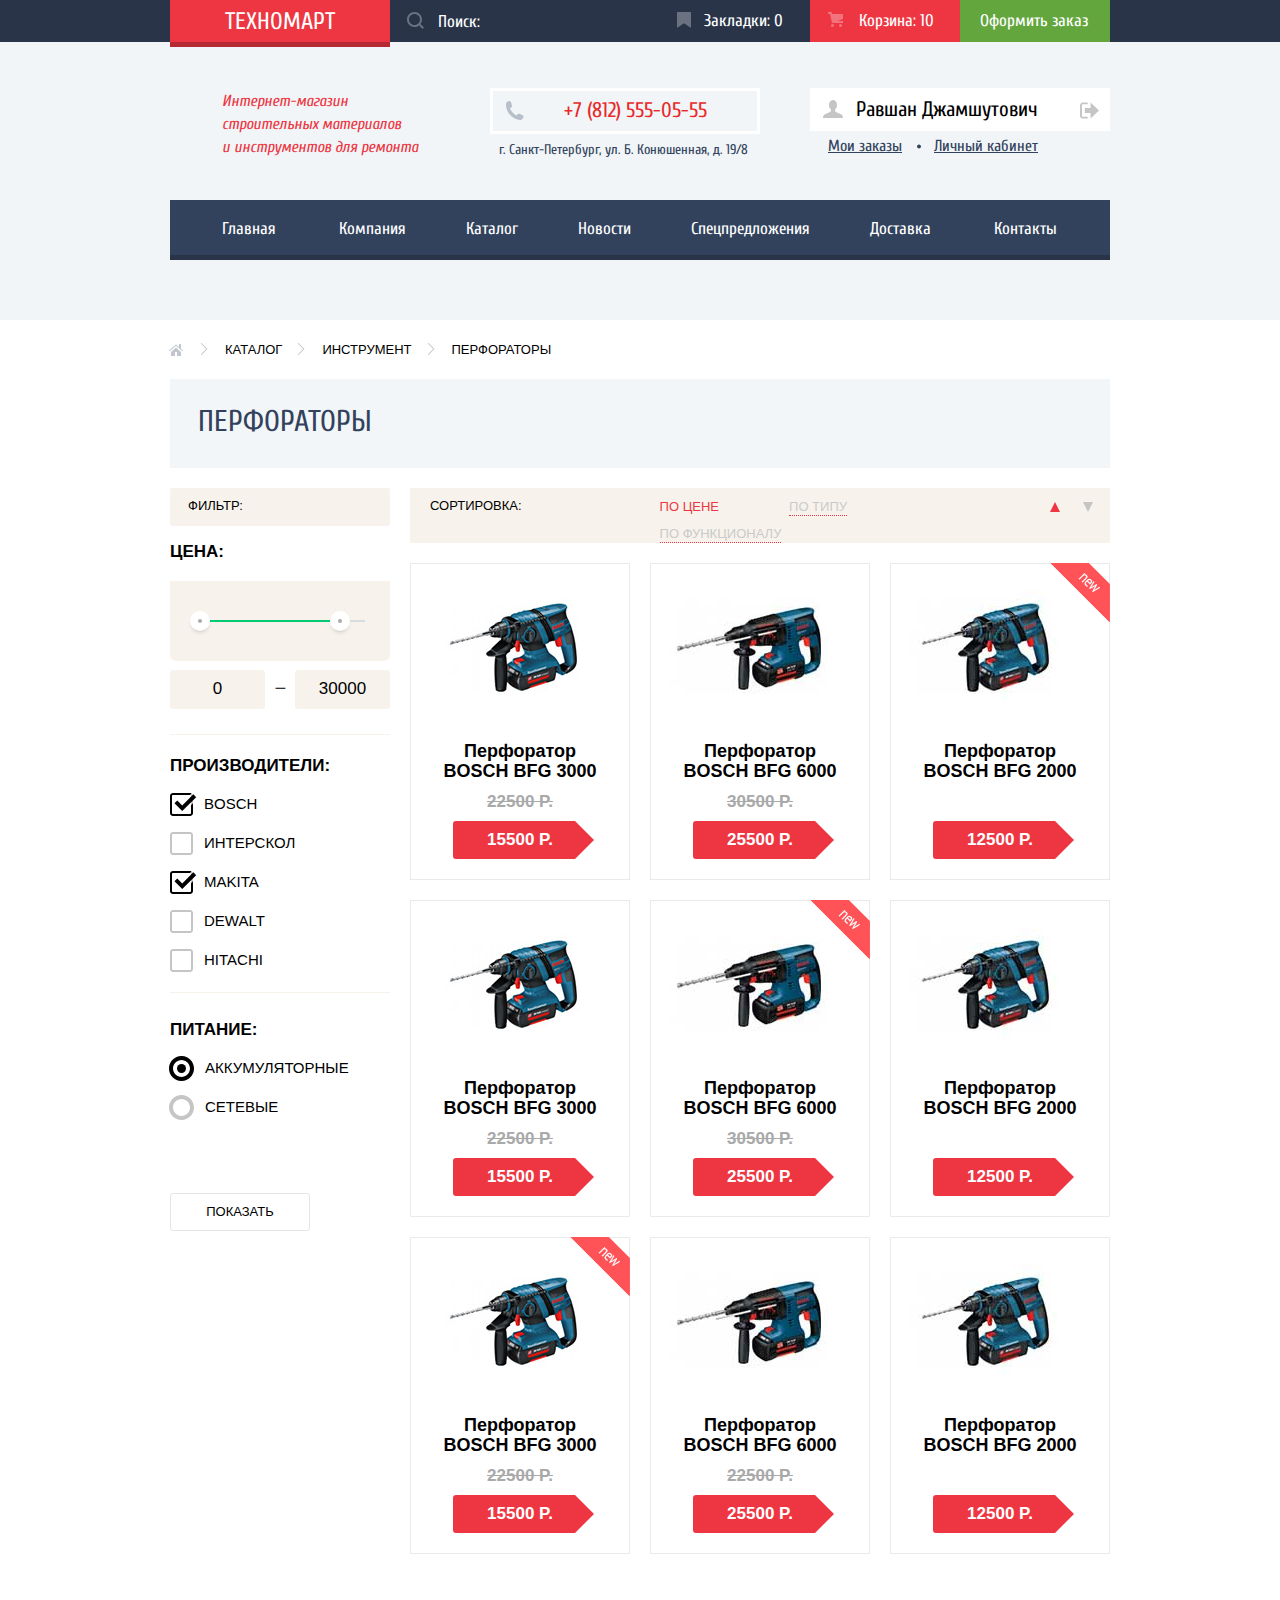
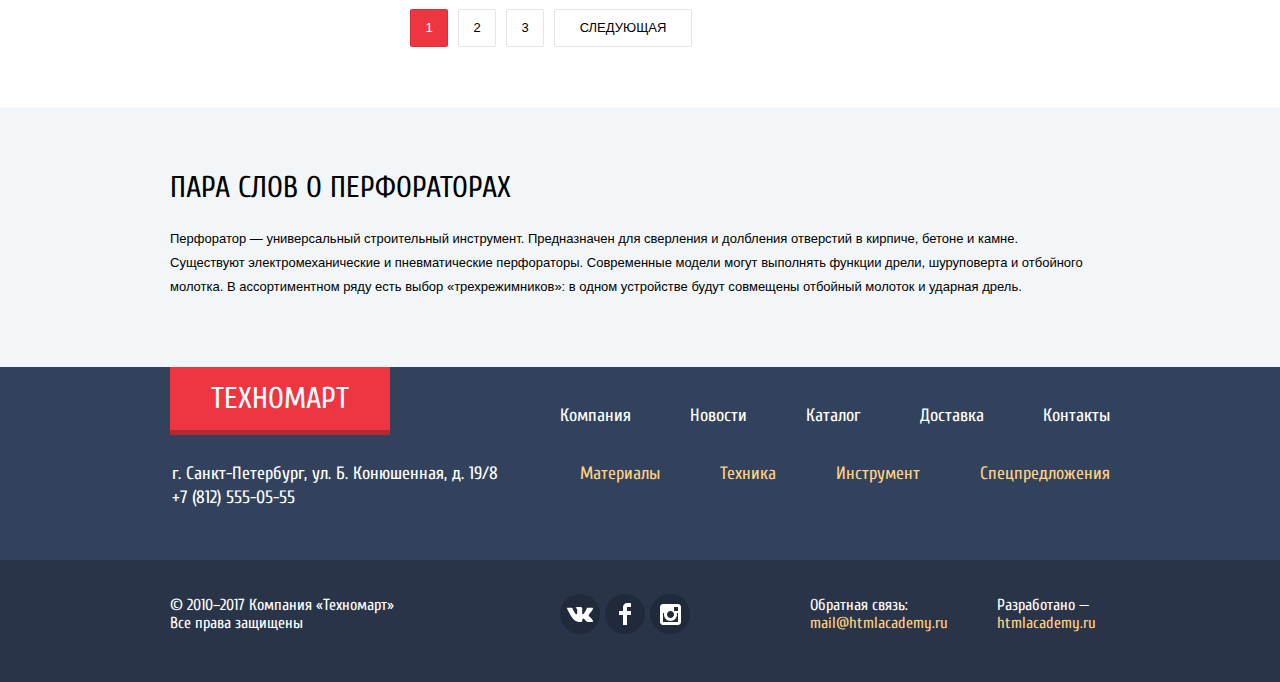
<file: catalog.html>
<!DOCTYPE html>
<html lang="ru">

<head>
  <meta charset="utf-8">
  <title>Техномарт — магазин строительных материалов</title>
  <link href="https://fonts.googleapis.com/css?family=Cuprum:400,400i,700PT+Sans:400,700&amp;subset=cyrillic" rel="stylesheet">
  <link href="css/normalize.css" rel="stylesheet">
  <link href="css/style-min.css" rel="stylesheet">
</head>

<body>
  <header class="main-header">
    <h1 class="visually-hidden">Техномарт — магазин строительных материалов</h1>
    <section class="top-menu">
      <div class="container">
        <ul class="top-menu-list">
          <li class="main-logo"><a href="index.html">Техномарт</a></li>
          <li class="search-item">
            <form class="search-form" method="GET" action="https://echo.htmlacademy.ru">
              <label class="search visually-hidden" for="search">
                Поиск по каталогу</label>
              <input type="search" id="search" class="search-field" placeholder="Поиск:">
              <svg version="1.1" xmlns="http://www.w3.org/2000/svg" xmlns:xlink="http://www.w3.org/1999/xlink" x="0px" y="0px" width="17px" height="17px" viewBox="0 0 17 17" enable-background="new 0 0 17 17" xml:space="preserve">
                <g id="Layer_1">
                </g>
                <g id="Layer_2">
                  <path d="M17,15.586l-3.542-3.542C14.421,10.782,15,9.21,15,7.5C15,3.358,11.643,0,7.5,0C3.358,0,0,3.358,0,7.5C0,11.643,3.358,15,7.5,15c1.71,0,3.282-0.579,4.544-1.542L15.586,17L17,15.586z M2,7.5C2,4.467,4.467,2,7.5,2C10.532,2,13,4.467,13,7.5c0,3.032-2.468,5.5-5.5,5.5C4.467,13,2,10.532,2,7.5z" />
                </g>
              </svg>
            </form>
          </li>
          <li class="top-menu-bookmarks"><a href="#">Закладки: 0</a></li>
          <li class="full top-menu-cart"><a href="#">Корзина: 10</a></li>
          <li class="top-menu-checkout"><a href="#">Оформить заказ</a></li>
        </ul>
      </div>
    </section>
    <div class="container">
      <div class="header-section">
        <div class="header-about">
          <p>Интернет-магазин строительных материалов и&nbsp;инструментов для ремонта</p>
        </div>
        <div class="main-phone">
          <a href="tel:+78125550555">+7 (812) 555-05-55</a>
          <p>г. Санкт-Петербург, ул. Б. Конюшенная, д. 19/8</p>
        </div>
        <div class="user-navigation">
          <div class="btn user-profile">
            <a class="profile" href="#">Равшан Джамшутович</a>
            <svg version="1.1" xmlns="http://www.w3.org/2000/svg" xmlns:xlink="http://www.w3.org/1999/xlink" x="0px" y="0px" width="20px" height="18px" viewBox="0 0 20 18" enable-background="new 0 0 20 18" xml:space="preserve">
              <path d="M17.881,14.166c-2.144-0.735-4.256-1.666-5.207-2.39c-0.657-0.501-0.77-1.618-0.517-2.415
c1.118-0.903,1.864-2.477,1.864-4.278C14.021,2.276,12.221,0,10,0S5.979,2.276,5.979,5.083c0,1.801,0.746,3.374,1.863,4.277
c0.253,0.798,0.141,1.915-0.517,2.416c-0.95,0.724-3.063,1.654-5.207,2.39S0,18,0,18h20C20,18,20.025,14.901,17.881,14.166z" />
            </svg>
            <a class="logout" href="logout.html" title="Выход" aria-label="Кнопка выхода">
							<svg version="1.1" xmlns="http://www.w3.org/2000/svg" xmlns:xlink="http://www.w3.org/1999/xlink" x="0px" y="0px" width="21px" height="17px" viewBox="0 0 21 17" enable-background="new 0 0 21 17" xml:space="preserve"><g><polygon points="21,8.5 12.125,0 12.125,6 6.125,6 6.125,11 12.125,11 12.125,17  "/><path d="M3.106,13.952V3.048c0.018-0.376,0.171-1.057,1.01-1.057h5.027V0H4.116C1.938,0,1.112,1.81,1.087,3.027v10.946C1.112,15.189,1.938,17,4.116,17h5.027v-1.99H4.116C3.277,15.01,3.124,14.327,3.106,13.952z"/></g>
							</svg>
						</a>
          </div>
          <div class="my-profile">
            <a href="#" class="my-orders">Мои заказы</a>
            <a href="#" class="my-account">Личный кабинет</a>
          </div>
        </div>
      </div>
      <nav class="main-navigation">
        <ul class="site-navigation">
          <li><a href="index.html">Главная</a></li>
          <li><a href="#">Компания</a></li>
          <li><a href="catalog.html">Каталог</a></li>
          <li><a href="#">Новости</a></li>
          <li><a href="#">Спецпредложения</a></li>
          <li><a href="#">Доставка</a></li>
          <li><a href="#">Контакты</a></li>
        </ul>
      </nav>
    </div>
  </header>
  <main class="main-container">
    <div class="container">
      <ul class="breadcrumbs-item">
        <li><a class="home-crumb" href="index.html" title="Домой">
        	<img src="img/icon-home.svg" alt="Домой" width="15" height="15"></a></li>
        <li><a href="catalog.html">Каталог</a></li>
        <li><a href="#">Инструмент</a></li>
        <li> <a class="breadcrumbs-current">Перфораторы</a></li>
      </ul>
      <h2 class="catalog-title">Перфораторы</h2>
      <div class="catalog-columns">
        <section class="filters">
          <div class="filter-columns">
            <div class="price-filter">
              <h3 class="h3-header"> Фильтр: </h3>
              <h2 class="visually-hidden">Фильтр по цене</h2>
              <p class="filter-price-p">Цена:</p>
              <form action="https://echo.htmlacademy.ru" method="post">
                <div class="filter-range">
                  <div class="price-controls">
                    <div class="scale"></div>
                    <div class="rtmin"></div>
                    <div class="rtmax"></div>
                  </div>
                  <div class="min-price">0</div>
                  <div class="max-price">30000</div>
                </div>
              </form>
            </div>
            <div class="item-filter">
              <h2 class="visually-hidden">Фильтр товаров</h2>
              <form action="https://echo.htmlacademy.ru" method="post" class="filter-form">
                <fieldset class="filter-fieldset">
                  <legend class="filter-legend">
                    Производители:
                  </legend>
                  <ul class="filter-list">
                    <li class="filter-item">
                      <input type="checkbox" name="bosch-gmbh" checked class="visually-hidden" id="bosch">
                      <label class="filter-checkbox1" for="bosch">Bosch</label>
                    </li>
                    <li class="filter-item">
                      <input type="checkbox" name="interskol" class="visually-hidden" id="interskol">
                      <label class="filter-checkbox1" for="interskol">Интерскол</label>
                    </li>
                    <li class="filter-item">
                      <input type="checkbox" name="makita" class="visually-hidden" id="makita" checked>
                      <label class="filter-checkbox1" for="makita">Makita</label>
                    </li>
                    <li class="filter-item">
                      <input type="checkbox" name="dewalt" class="visually-hidden" id="dewalt">
                      <label class="filter-checkbox1" for="dewalt">DeWalt</label>
                    </li>
                    <li class="filter-item">
                      <input type="checkbox" name="hitachi" class="visually-hidden" id="hitachi">
                      <label class="filter-checkbox1" for="hitachi">Hitachi</label>
                    </li>
                  </ul>
                </fieldset>
                <fieldset class="filter-fieldset">
                  <legend class="filter-legend">
                    Питание:
                  </legend>
                  <ul class="filter-list">
                    <li class="filter-item">
                      <input type="radio" name="ac-type" value="wireless" checked id="wireless-type" class=" filter-input filter-radio-item visually-hidden">
                      <label class="filter-radio" for="wireless-type"> Аккумуляторные </label>
                    </li>
                    <li class="filter-item">
                      <input type="radio" name="ac-type" value="wired" id="wired-type" class="filter-input filter-radio-item visually-hidden">
                      <label class="filter-radio" for="wired-type">Сетевые</label>
                    </li>
                  </ul>
                </fieldset>
                <button class="btn-red filter-button" type="submit">
                  Показать
                </button>
              </form>
            </div>
          </div>
        </section>
        <section class="catalog">
 <div class="sort-container">
 <p class="sort">Сортировка:</p>       
<ul class="sort-list">
  <li class="sort-type"><a class="active" href="#">По цене</a></li>
  <li class="sort-type"><a href="#">По типу</a></li>
  <li class="sort-type"><a href="#">По Функционалу</a></li>
  <li>
  	<a class="sort-up active" href="#">
  		<span class="visually-hidden">По возрастанию</span>
		</a>
	</li>

	<li>
  	<a class="sort-down" href="#">
  		<span class="visually-hidden">По убыванию</span>
  	</a>
	</li>


</ul>
 </div>       
          <h2 class="visually-hidden">Список товаров</h2>
          <div class="catalog-goods-wrapper">
            <article class="catalog-item">
              <div class="actions">
                <a class="buy" href="#">Купить</a>
                <a class="bookmark" href="#">В закладки</a>
              </div>
              <div class="catalog-item-image">
                <img src="img/boschbfg3000.jpg" alt="Перфоратор Bosch BFG 3000" width="200" height="160">
              </div>
                <h3 class="title">Перфоратор BOSCH BFG 3000</h3>
                <div class="discount">22500 P.</div>
                <div class="price">15500 P.</div>
            </article>
            <article class="catalog-item">
              <div class="actions">
                <a class="buy" href="#">Купить</a>
                <a class="bookmark" href="#">В закладки</a>
              </div>
              <div class="catalog-item-image">
                <img src="img/boschbfg6000.jpg" alt="Перфоратор Bosch BFG 6000" width="200" height="160">
              </div>
                <h3 class="title">Перфоратор BOSCH BFG 6000</h3>
                <div class="discount">30500 P.</div>
                <div class="price">25500 P.</div>
            </article>
            <article class="catalog-item new">
              <div class="actions">
                <a class="buy" href="#">Купить</a>
                <a class="bookmark" href="#">В закладки</a>
              </div>
              <div class="catalog-item-image">
                <img src="img/boschbfg2000.jpg" alt="Перфоратор Bosch BFG 2000" width="200" height="160">
              </div>
                <h3 class="title">Перфоратор BOSCH BFG 2000</h3>
                <div class="discount"> </div>
                <div class="price">12500 P.</div>
            </article>
            <article class="catalog-item">
              <div class="actions">
                <a class="buy" href="#">Купить</a>
                <a class="bookmark" href="#">В закладки</a>
              </div>
              <div class="catalog-item-image">
                <img src="img/boschbfg3000.jpg" alt="Перфоратор Bosch BFG 3000" width="200" height="160">
              </div>
                <h3 class="title">Перфоратор BOSCH BFG 3000</h3>
                <div class="discount">22500 P.</div>
                <div class="price">15500 P.</div>
            </article>
            <article class="catalog-item new">
              <div class="actions">
                <a class="buy" href="#">Купить</a>
                <a class="bookmark" href="#">В закладки</a>
              </div>
              <div class="catalog-item-image">
                <img src="img/boschbfg6000.jpg" alt="Перфоратор Bosch BFG 6000" width="200" height="160">
              </div>
                <h3 class="title">Перфоратор BOSCH BFG 6000</h3>
                <div class="discount">30500 P.</div>
                <div class="price">25500 P.</div>
            </article>
            <article class="catalog-item">
              <div class="actions">
                <a class="buy" href="#">Купить</a>
                <a class="bookmark" href="#">В закладки</a>
              </div>
              <div class="catalog-item-image">
                <img src="img/boschbfg2000.jpg" alt="Перфоратор Bosch BFG 2000" width="200" height="160">
              </div>
                <h3 class="title">Перфоратор BOSCH BFG 2000</h3>
                <div class="discount"> </div>
                <div class="price">12500 P.</div>
            </article>
            <article class="catalog-item new">
              <div class="actions">
                <a class="buy" href="#">Купить</a>
                <a class="bookmark" href="#">В закладки</a>
              </div>
              <div class="catalog-item-image">
                <img src="img/boschbfg3000.jpg" alt="Перфоратор Bosch BFG 3000" width="200" height="160">
              </div>
                <h3 class="title">Перфоратор BOSCH BFG 3000</h3>
                <div class="discount">22500 P.</div>
                <div class="price">15500 P.</div>
            </article>
            <article class="catalog-item">
              <div class="actions">
                <a class="buy" href="#">Купить</a>
                <a class="bookmark" href="#">В закладки</a>
              </div>
              <div class="catalog-item-image">
                <img src="img/boschbfg6000.jpg" alt="Перфоратор Bosch BFG 6000" width="200" height="160">
              </div>
                <h3 class="title">Перфоратор BOSCH BFG 6000</h3>
                <div class="discount">22500 P.</div>
                <div class="price">25500 P.</div>
            </article>
            <article class="catalog-item">
              <div class="actions">
                <a class="buy" href="#">Купить</a>
                <a class="bookmark" href="#">В закладки</a>
              </div>
              <div class="catalog-item-image">
                <img src="img/boschbfg2000.jpg" alt="Перфоратор Bosch BFG 2000" width="200" height="160">
              </div>
                <h3 class="title">Перфоратор BOSCH BFG 2000</h3>
                <div class="discount"> </div>
                <div class="price">12500 P.</div>
            </article>
          </div>
        </section>
      </div>
      <div class="page-number-container">
        <ul class="page-number">
          <li><a class="page current-page">1</a></li>
          <li><a class="page" href="#">2</a></li>
          <li><a class="page" href="#">3</a></li>
          <li><a class="page next-page" href="#">Следующая</a></li>
        </ul>
      </div>
    </div>
    <section class="item-info-section">
      <div class="container">
        <h3 class="about-item-h3">Пара слов о перфораторах</h3>
        <p class="about-item-p">Перфоратор — универсальный строительный инструмент. Предназначен для сверления и долбления отверстий в кирпиче, бетоне и камне.<br> Существуют электромеханические и пневматические перфораторы. Современные модели могут выполнять функции дрели, шуруповерта и отбойного молотка. В ассортиментном ряду есть выбор «трехрежимников»: в одном устройстве будут совмещены отбойный молоток и ударная дрель.</p>
      </div>
    </section>
  </main>
  <footer class="main-footer">
    <div class="footer-wrapper container">
      <div class="footer-info">
        <span class="footer-logo">
        	<a href="index.html">
        		Техномарт
        	</a>
        </span>
        <address class="address">
          г. Санкт-Петербург, ул. Б. Конюшенная, д. 19/8
          <a href="tel:+78125550555">+7 (812) 555-05-55</a>
        </address>
      </div>
      <div class="footer-nav">
        <ul class="footer-nav-list">
          <li><a href="#">Компания</a></li>
          <li><a href="#">Новости</a></li>
          <li><a href="catalog.html">Каталог</a></li>
          <li><a href="#">Доставка</a></li>
          <li><a href="#">Контакты</a></li>
        </ul>
        <ul class="footer-offer-list">
          <li><a href="#">Материалы</a></li>
          <li><a href="#">Техника</a></li>
          <li><a href="#">Инструмент</a></li>
          <li><a href="#">Спецпредложения</a></li>
        </ul>
      </div>
    </div>
    <div class="footer-bottom">
      <div class="container">
        <div class="footer-bottom-wrapper">
          <div class="footer-rights">
            <p>© 2010–2017 Компания «Техномарт»
              Все права защищены</p>
          </div>
          <p class="visually-hidden">Мы в социальных сетях:</p>
          <ul class="social-btn-list">
            <li class="social-btn-item">
              <a class="social-btn-vk" href="#" title="Наш Вконтакте">
              	<span class="visually-hidden">Наш Вконтакте</span>
              </a>
            </li>
            <li class="social-btn-item">
              <a class="social-btn-fb" href="#" title="Наш Фейсбук">
              	<span class="visually-hidden">Наш Фейсбук</span>
              </a>
            </li>
            <li class="social-btn-item">
              <a class="social-btn-insta" href="#" title="Наш Инстаграм">
              	<span class="visually-hidden">Наш Инстаграм</span>
              </a>
            </li>
          </ul>
          <div class="last-block">
            <p class="mailto">
              Обратная связь:
              <a href="mailto:mail@htmlacademy.ru">mail@htmlacademy.ru</a>
            </p>
            <p class="site-developer">
              Разработано —
              <a href="https://htmlacademy.ru/intensive/htmlcss">htmlacademy.ru</a>
            </p>
          </div>
        </div>
      </div>
    </div>
  </footer>
  <section class="modal modal-add-to-cart">
    <div class="item-added">
      <p>Товар добавлен в корзину!</p>
    </div>
    <div class="add-to-cart-pop-buttons">
      <button class="btn-red proceed-to-checkout" type="button">Оформить заказ</button>
      <button class="btn modal-close" type="button">Продолжить покупки</button>
      <button class="btn modal-close-x" type="button">Закрыть</button>
    </div>
  </section>
  <script src="js/catalog-min.js"></script>
</body>

</html>
</file>
<file: css/style-min.css>
body{font-family:"Cuprum","Arial",sans-serif;font-size:17px;font-weight:400;line-height:17px;margin:0;padding:0;background-color:#fff}a{text-decoration:none;color:#fff}img{max-width:100%;height:auto}.visually-hidden{position:absolute;clip:rect(0 0 0 0);width:1px;height:1px;margin:-1px}.top-menu-list,.footer-nav-list,.footer-offer-list,.social-btn-list,.delivery-list,.site-navigation,.filter-list,.breadcrumbs-item,.catalog-list,.sort-list,.page-number,.offer-list{list-style:none}.btn{margin:0;padding:0;cursor:pointer}.btn-red{font-size:14px;display:block;-webkit-box-sizing:border-box;box-sizing:border-box;height:38px;padding:10px 0;cursor:pointer;text-align:center;text-transform:uppercase;color:#fff;border:0;border-radius:3px;background-color:#ff5357}.btn-action{margin:0;padding:0;cursor:pointer}.btn-action:hover{background-color:#ca2c37}.btn-action:active{background-color:#ba2732}.main-header{margin:0;padding:0;padding-bottom:63px;background-color:#f1f5f7}.main-logo a{font-size:24px;line-height:24px;display:block;-webkit-box-sizing:border-box;box-sizing:border-box;width:220px;height:42px;padding-top:10px;padding-right:55px;padding-left:55px;text-transform:uppercase;background-color:#ee3643;-webkit-box-shadow:0 5px #b52933;box-shadow:0 5px #b52933}.main-logo a:hover{background-color:#ca2c37}.main-logo a:active{background-color:#ba2732}.search-item,.top-menu-bookmarks,.top-menu-cart{position:relative}.search-field+svg{position:absolute;top:12px;left:17px;width:17px;height:17px;opacity:.3;fill:#fff}.search-field:hover+svg{opacity:1}.search-field:focus+svg{opacity:1;fill:#ee3643}.search-form input[type=search]{height:42px}.search-field:hover{color:#fff;background-color:#212a3a}.search-form:hover::before,.top-menu-bookmarks:hover::before,.top-menu-cart:hover::before{opacity:1}.search-field:focus{color:#000;background:#fff}.search-field::-webkit-input-placeholder{opacity:1;color:#fff}.search-field:-ms-input-placeholder{opacity:1;color:#fff}.search-field::-ms-input-placeholder{opacity:1;color:#fff}.search-field::placeholder{opacity:1;color:#fff}.top-menu-bookmarks a,.top-menu-cart a{font-size:17px;line-height:17px;display:block;-webkit-box-sizing:border-box;box-sizing:border-box;width:150px;padding-top:12px;padding-bottom:13px;padding-left:44px}.top-menu-cart a{padding-left:49px}.top-menu-checkout a{font-size:17px;line-height:17px;display:block;-webkit-box-sizing:border-box;box-sizing:border-box;width:150px;padding-top:12px;padding-bottom:13px;padding-left:20px;background-color:#63a63e}.search-field{font:inherit;display:block;-webkit-box-sizing:border-box;box-sizing:border-box;width:270px;min-height:20px;margin:0;padding-top:10px;padding-bottom:9px;padding-left:48px;color:#fff;border:0;background-color:transparent}.top-menu-bookmarks::before{position:absolute;top:12px;left:17px;width:20px;height:20px;content:"";opacity:.3;color:#fff;background-image:url(../img/icon-bookmark.svg);background-repeat:no-repeat}.top-menu-cart::before{position:absolute;top:12px;left:18px;width:20px;height:20px;content:"";opacity:.3;color:#fff;background-image:url(../img/icon-cart.svg);background-repeat:no-repeat}.top-menu-bookmarks a:hover,.top-menu-cart a:hover{background-color:#212a3a}.top-menu-bookmarks:active::before,.top-menu-cart:active::before{opacity:.5}.top-menu-bookmarks a:active,.top-menu-cart a:active{color:rgba(255,255,255,.6);background-color:#161d29}.full.top-menu-cart a{background-color:#ee3643}.top-menu-checkout a:hover{background-color:#5fbb2d}.top-menu-checkout a:active{color:rgba(255,255,255,.6);background-color:#518534}.index{margin-bottom:59px}.top-menu{margin:0;margin-bottom:46px;padding:0;background-color:#293449}.header-about{width:200px;margin:0;margin-right:68px;padding-top:2px;padding-left:52px}.header-section{display:-webkit-box;display:-ms-flexbox;display:flex;margin:0;margin-bottom:41px;padding:0;-webkit-box-pack:start;-ms-flex-pack:start;justify-content:flex-start}.main-navigation{font-size:17px;line-height:17px;margin-bottom:2px;background-color:#32425c}.header-section p{margin:0}.header-about p{font:inherit;font-size:16px;font-style:italic;line-height:23px;color:#ee3643}.top-menu-list{display:-webkit-box;display:-ms-flexbox;display:flex;margin:0;padding:0;-ms-flex-wrap:wrap;flex-wrap:wrap}.main-phone{position:relative;width:270px}.main-phone::before{position:absolute;top:13px;left:15px;width:19px;height:19px;content:"";background-image:url(../img/icon-phone.svg);background-repeat:no-repeat}.main-phone a{font-size:21px;line-height:21px;display:block;-webkit-box-sizing:border-box;box-sizing:border-box;padding:9px 40px 10px 71px;color:#e9292a;border:3px solid #fff}.main-phone p{font-size:14px;line-height:14px;display:block;-webkit-box-sizing:border-box;box-sizing:border-box;padding-top:9px;padding-left:9px;color:#32425c}.user-navigation{margin-left:auto}.user-login,.user-register,.user-profile{font:inherit;font-size:21px;font-weight:400;line-height:22px;color:#000;border:0;background-color:#fff}.user-profile{position:relative;-webkit-box-sizing:border-box;box-sizing:border-box;min-width:300px;margin-bottom:6px;padding-top:10px;padding-right:40px;padding-bottom:11px;padding-left:46px}.user-profile a{color:#000}.my-profile{display:block;margin:0;margin-left:18px;padding:0}.profile+svg{position:absolute;top:12px;left:13px;width:20px;height:18px;content:"";opacity:1;fill:#c5c5c5}.profile:hover+svg,.profile+svg:hover,.logout svg:hover{fill:#32425c}.profile:active+svg,.profile:active,.profile+svg:active,.logout svg:active{color:#c5c5c5;fill:#c5c5c5}.logout svg{position:absolute;top:14px;right:11px;width:20px;height:17px;content:"";opacity:1;fill:#c5c5c5}.user-register{font-size:21px;-webkit-box-sizing:border-box;box-sizing:border-box;width:150px;padding-top:11px;padding-bottom:12px;text-align:center}.user-login{position:relative;-webkit-box-sizing:border-box;box-sizing:border-box;width:121px;margin:0;margin-right:6px;padding:0;padding-top:11px;padding-bottom:12px;padding-left:22px}.user-login::before{position:absolute;top:14px;left:14px;width:20px;height:17px;content:"";opacity:.1;background-image:url(../img/icon-login.svg);background-repeat:no-repeat}.user-login:hover::before{position:absolute;top:14px;left:14px;width:20px;height:17px;content:"";opacity:1;background-image:url(../img/icon-login.svg);background-repeat:no-repeat}.user-login:active::before{position:absolute;top:14px;left:14px;width:20px;height:17px;content:"";opacity:.2;background-image:url(../img/icon-login.svg);background-repeat:no-repeat}.user-login:hover,.user-register:hover{color:#ee3643}.user-login:active,.user-register:active{color:rgba(0,0,0,.3)}.my-orders,.my-account{font:inherit;font-size:16px;text-decoration:underline;color:#32425c}.my-orders{position:relative;padding-right:28px}.my-orders::after{position:absolute;top:7px;right:9px;width:4px;height:5px;content:"";background-image:url(../img/dot-between.jpg);background-repeat:no-repeat}.my-orders:hover,.my-account:hover{color:#ee3643}.my-orders:active,.my-account:active{color:rgba(50,66,92,.3)}.site-navigation{display:-webkit-box;display:-ms-flexbox;display:flex;margin:0;padding:0;-ms-flex-wrap:wrap;flex-wrap:wrap}.site-navigation li:nth-child(n+1) a{padding-right:30px;padding-left:30px}.site-navigation li:nth-child(6) a{padding-right:33px}.site-navigation li:first-child a{padding-right:33px;padding-left:52px}.site-navigation li:last-child a{padding-right:52px}.main-navigation{font-size:17px;line-height:17px;background-color:#32425c}.main-navigation ul{-webkit-box-shadow:0 5px #293449;box-shadow:0 5px #293449}.main-navigation a{display:block;padding-top:20px;padding-bottom:18px}.main-navigation a:hover{background-color:#293449}.main-navigation a:active{color:rgba(255,255,255,.5)}.shop-offer-columns,.offer-column-ls,.offer-column-rs,.offer-item{display:block}.filter-columns{display:-webkit-box;display:-ms-flexbox;display:flex;flex-direction:column;margin:0;padding:0;-webkit-box-orient:vertical;-webkit-box-direction:normal;-ms-flex-direction:column;-webkit-box-align:start;-ms-flex-align:start;align-items:flex-start}.offer-list{margin:0;padding:0}.shop-offer{margin:0;margin-bottom:53px;padding:0}.title-wrapper{display:-webkit-box;display:-ms-flexbox;display:flex;margin-bottom:20px;padding-right:24px;padding-left:26px;background-color:#f9f5f0;-webkit-box-pack:justify;-ms-flex-pack:justify;justify-content:space-between}.catalog-columns{display:-webkit-box;display:-ms-flexbox;display:flex;margin-bottom:35px;-webkit-box-pack:justify;-ms-flex-pack:justify;justify-content:space-between}.page-number-container{margin:0}.filter-fieldset{margin:0;padding:0;border:0}.filter-fieldset:first-child{margin-bottom:22px;padding-bottom:3px;border-bottom:1px solid #f7f3ec}.filter-legend{font-family:"PT Sans","Arial",sans-serif;font-size:17px;font-weight:700;line-height:30px;margin-left:0;padding:0;text-transform:uppercase;color:#000}.filter-list{margin:0;padding:13px 0 0 20px}.filter-item{font-family:"PT Sans","Arial",sans-serif;font-size:15px;line-height:20px;width:200px;margin:0;padding:0;padding-bottom:19px;text-transform:uppercase;color:#000}.filter-checkbox1{position:relative;padding-left:14px}.filter-item input[type=checkbox]+.filter-checkbox1::before{position:absolute;top:-2px;left:-20px;width:23px;height:23px;content:"";background-image:url(../img/checkbox-off.svg);background-repeat:no-repeat}.filter-item input[type=checkbox]:checked+.filter-checkbox1::after{position:absolute;top:-2px;left:-20px;width:27px;height:23px;content:"";background-image:url(../img/checkbox-on.svg);background-repeat:no-repeat}.filter-item input[type=checkbox]:checked:hover+.filter-checkbox1::after{background-image:url(../img/checkbox-on-hov.svg);background-repeat:no-repeat}.filter-item input[type=checkbox]:hover+.filter-checkbox1::before{background-image:url(../img/checkbox-off-hov.svg);background-repeat:no-repeat}.filter-item input[type=checkbox]:disabled+.filter-checkbox1::before{opacity:.4;background-image:url(../img/checkbox-off-dis.svg);background-repeat:no-repeat}.filter-item input[type=checkbox]:checked:disabled+.filter-checkbox1::after{opacity:.4;background-image:url(../img/checkbox-on-dis.svg);background-repeat:no-repeat}.filter-item input[type=checkbox]:disabled+.filter-checkbox1,.filter-radio-item:disabled+.filter-radio{color:#c5c5c5}.filter-radio{position:relative;display:block}.filter-radio-item+.filter-radio::before{position:absolute;top:-2px;left:-21px;width:29px;height:25px;content:"";background-image:url(../img/radio-off.svg);background-repeat:no-repeat}.filter-radio{padding-left:15px}.filter-radio-item:checked+.filter-radio::after{position:absolute;top:-2px;left:-21px;width:29px;height:25px;content:"";background-image:url(../img/radio-on.svg);background-repeat:no-repeat}.filter-radio-item:checked+.filter-radio:hover::after{background-image:url(../img/radio-on-hov.svg)}.filter-radio-item+.filter-radio:hover::before{background-image:url(../img/radio-off-hov.svg)}.filter-radio-item:disabled+.filter-radio::before{background-image:url(../img/radio-off-dis.svg)}.filter-radio-item:checked:disabled+.filter-radio::after{background-image:url(../img/radio-on-dis.svg)}.filter-fieldset:nth-child(2){margin-bottom:57px}.filter-button{font-family:"PT Sans","Arial",sans-serif;font-size:13px;line-height:18px;width:140px;padding-top:9px;text-transform:uppercase;color:#000;border:1px solid #e5e5e5;border-radius:3px;outline:0;background-color:#fff}.filter-button:active{border:1px solid #ee3643;outline:0;background-color:#e5e5e5}.filter-button:hover{border:1px solid #bdc6ca}.breadcrumbs-item{position:relative;display:-webkit-box;display:-ms-flexbox;display:flex;width:350px;margin:0;padding:0;padding-top:19px;padding-bottom:16px}.breadcrumbs-item li{font-family:"PT Sans","Arial",sans-serif;font-size:13px;font-weight:400;position:relative;display:block;padding-right:40px;text-transform:uppercase}.breadcrumbs-item li a,.breadcrumbs-current{font-family:"PT Sans","Arial",sans-serif;font-size:13px;font-weight:400;position:relative;display:block;margin:0;margin-bottom:3px;padding:0;padding-top:2px;padding-bottom:2px;text-transform:uppercase;color:#000}.breadcrumbs-current{cursor:default}.home-crumb{position:relative;top:2px;left:-2px;width:15px;height:15px;content:""}.breadcrumbs-item li:not(:last-child)::after{position:absolute;top:4px;right:10px;width:15px;height:15px;content:"";background-image:url(../img/icon-right-small.svg);background-repeat:no-repeat}.catalog-title{font-size:30px;font-weight:400;line-height:30px;margin:0;margin-bottom:20px;padding:0;padding-top:28px;padding-bottom:31px;padding-left:28px;text-transform:uppercase;color:#32425c;background-color:#f2f6f8}.price-filter{display:block;min-height:246px;margin-bottom:16px;border-bottom:1px solid #f7f3ec}.shop-offer{min-height:409px;margin:0;margin-bottom:54px;padding:0}.shop-offer-columns{display:-webkit-box;display:-ms-flexbox;display:flex;-webkit-box-pack:justify;-ms-flex-pack:justify;justify-content:space-between}.offer-column-ls,.offer-column-rs{display:-webkit-box;display:-ms-flexbox;display:flex;margin:0;padding:0;list-style:none}.offer-item{position:relative}.offer-item{width:300px;height:123px}.offer-column-rs .offer-item:not(:last-child){margin-bottom:20px}.offer-column-ls{-ms-flex-wrap:wrap;flex-wrap:wrap}.offer-column-rs{flex-direction:column;-webkit-box-orient:vertical;-webkit-box-direction:normal;-ms-flex-direction:column}.offer-column-ls .offer-item:first-child{margin-right:20px;margin-bottom:20px;background-color:#ffbf47}.offer-column-ls .offer-item:first-child::after{position:absolute;right:43px;bottom:25px;width:44px;height:65px;content:"";background-image:url(../img/icon-1.svg);background-repeat:no-repeat}.offer-column-ls .offer-item:nth-child(2){margin-bottom:20px;background-color:#3bbce3}.offer-column-ls .offer-item:nth-child(2)::after{position:absolute;right:30px;bottom:25px;width:75px;height:61px;content:"";background-image:url(../img/icon-2.svg);background-repeat:no-repeat}.offer-column-rs .offer-item:first-child{background-color:#dc91d8}.offer-column-rs .offer-item:first-child::after{position:absolute;right:33px;bottom:25px;width:78px;height:62px;content:"";background-image:url(../img/icon-3.svg);background-repeat:no-repeat}.offer-column-rs .offer-item:nth-child(2){background-color:#8ed78f}.offer-column-rs .offer-item:nth-child(2)::after{position:absolute;right:46px;bottom:25px;width:59px;height:72px;content:"";background-image:url(../img/icon-4.svg);background-repeat:no-repeat}.offer-column-rs .offer-item:nth-child(3){background-color:#ffc047}.offer-column-rs .offer-item:nth-child(3)::after{position:absolute;right:34px;bottom:25px;width:78px;height:63px;content:"";background-image:url(../img/icon-5.svg);background-repeat:no-repeat}.slider{position:relative;width:300px;width:620px;height:266px;margin-right:0;margin-bottom:0;background-color:#7b5c4f}.slider-img-1,.slider-img-2,.descript-1,.descript-2{display:none}.slider-1-input:checked~.slider-img-1,.slider-1-input:checked~.descript-1{display:block}.slider-2-input:checked~.slider-img-2,.slider-2-input:checked~.descript-2{display:block}.slider-label{margin-right:20px}.radio-slider{position:absolute;top:238px}.slider-1-input{left:295px}.slider-2-input{left:315px}.slider-form{position:absolute;top:-17px;left:0}.slider-form{position:relative}.descript-1,.descript-2{position:absolute;top:15px;left:3px;width:100px}.left-control::before{position:absolute;top:131px;left:25px;width:22px;height:40px;content:"";background-image:url(../img/icon-left.svg)}.right-control::before{position:absolute;top:131px;right:20px;width:22px;height:40px;content:"";background-image:url(../img/icon-right.svg)}.slider-button{position:absolute;top:223px;left:0;-webkit-box-sizing:border-box;box-sizing:border-box;width:195px;margin-left:25px;padding-top:11px;content:"";background-color:#ee3643}.slider-button:hover{background-color:#ca2c37}.slider-button:active{background-color:#ba2732}.offer-descript{font-size:24px;font-weight:700;line-height:24px;display:block;padding-top:23px;padding-left:22px;color:#fff}.offer-h{font-size:36px;font-weight:700;line-height:36px;display:block;padding-top:24px;padding-left:21px;text-transform:uppercase;color:#fff}.offer-p{font-size:18px;font-weight:400;line-height:18px;display:block;min-width:240px;padding-top:5px;padding-left:22px;content:"";color:#fff}.offer-button{font-size:14px;font-weight:400;line-height:14px;display:block;-webkit-box-sizing:border-box;box-sizing:border-box;width:135px;margin-top:16px;margin-left:25px;padding:13px 0 11px;content:"";text-align:center;text-transform:uppercase;color:#fff;border-radius:2px;background-color:rgba(0,0,0,.1)}.offer-column-rs .offer-button{margin-left:23px}.offer-button:hover{background-color:rgba(0,0,0,.2)}.offer-button:active{background-color:rgba(0,0,0,.3)}.popular-goods{min-height:448px;margin:0;padding:0}.popular-trade-marks{min-height:504px;margin:0;padding:0}.services{margin:0;margin-bottom:54px;padding:0;padding-bottom:102px;background-color:#f4f7f9}.section-wrapper{display:-webkit-box;display:-ms-flexbox;display:flex;padding:0;padding-bottom:55px;-webkit-box-pack:justify;-ms-flex-pack:justify;justify-content:space-between}.section-title{font-size:30px;font-weight:400;line-height:30px;margin:0;padding:0;padding-top:25px;padding-bottom:25px;text-transform:uppercase;color:#000}.popular-brand .section-title,.popular-goods .section-title{padding-top:29px;color:#32425c}.company p{width:400px;margin:0;padding:0}.company .section-p{width:540px}.company p,.contacts p{font-family:"PT Sans","Arial",sans-serif;font-size:13px;font-weight:400;line-height:24px;margin:0;padding:0;padding-bottom:25px;color:#000}.contacts{width:300px;margin:0;padding:0}.contacts p{width:180px;padding-bottom:32px}.contacts-map{display:block;padding-bottom:36px}.delivery-list{margin:0;margin-top:-3px;padding:0;padding-bottom:19px;padding-left:36px}.delivery-item{font-size:18px;line-height:20px;position:relative;padding-bottom:19px;color:#000}.delivery-item:nth-child(n+1)::before{position:absolute;top:9px;left:-36px;width:25px;height:2px;content:"";background-image:url(../img/red-line.jpg);background-repeat:no-repeat}.more-info-btn,.write-us-btn,.proceed-to-checkout{font:inherit;font-size:14px;line-height:18px;text-align:center;text-transform:uppercase;color:#fff;border:0;border-radius:3px;background-color:#ee3643}.more-info-btn,.write-us-btn{display:block;width:220px;margin-bottom:30px;padding-top:11px;padding-bottom:9px;text-align:center;border-radius:3px}.show-all-goods-btn{font:inherit;font-size:14px;line-height:18px;display:block;-webkit-box-sizing:border-box;box-sizing:border-box;width:253px;margin-top:24px;margin-bottom:26px;padding:11px 20px 9px;text-align:center;text-transform:uppercase;color:#fff;border:0;border-radius:3px;background-color:#ee3643}.modal{position:fixed;z-index:2;color:#000;background-color:#fff}.proceed-to-checkout{width:220px;margin:0;background-color:#ee3643}.proceed-to-checkout:hover{background-color:#ca2c37}.proceed-to-checkout:active{background-color:#ba2732}.modal-add-to-cart::before{position:absolute;top:0;left:0;width:100%;height:7px;content:"";background-color:#ff5358}.item-added{margin:73px 80px 105px}.item-added p{font-size:30px;line-height:30px;position:relative;margin-left:100px}.item-added p::before{position:absolute;top:-18px;left:-100px;width:66px;height:66px;content:"";background-image:url(../img/added.svg);background-repeat:no-repeat}.modal-add-to-cart{z-index:2;top:25%;left:50%;display:none;width:620px;height:282px;margin-left:-310px;background-color:#fff;-webkit-box-shadow:0 30px 50px rgba(0,0,0,.7);box-shadow:0 30px 50px rgba(0,0,0,.7)}.modal-write-us{top:15%;left:50%;display:none;width:460px;margin-left:-310px;padding:30px 80px;-webkit-box-shadow:0 30px 50px rgba(0,0,0,.7);box-shadow:0 30px 50px rgba(0,0,0,.7)}.modal-map-big{top:15%;left:50%;display:none;width:940px;height:446px;margin-left:-470px;-webkit-box-shadow:0 30px 50px rgba(0,0,0,.7);box-shadow:0 30px 50px rgba(0,0,0,.7)}.modal-map-big p{position:absolute;z-index:1;top:0;left:0;margin:0}.modal-map-big iframe{position:relative;z-index:2;border:0}.modal-show{display:block;-webkit-animation:bounce .6s;animation:bounce .6s}@-webkit-keyframes bounce{0%{-webkit-transform:translateY(-2000px);transform:translateY(-2000px)}70%{-webkit-transform:translateY(30px);transform:translateY(30px)}90%{-webkit-transform:translateY(-10px);transform:translateY(-10px)}to{-webkit-transform:translateY(0);transform:translateY(0)}}@keyframes bounce{0%{-webkit-transform:translateY(-2000px);transform:translateY(-2000px)}70%{-webkit-transform:translateY(30px);transform:translateY(30px)}90%{-webkit-transform:translateY(-10px);transform:translateY(-10px)}to{-webkit-transform:translateY(0);transform:translateY(0)}}.modal-write-us::before{position:absolute;top:0;left:0;width:100%;height:7px;content:"";background-color:#ff5358}.modal-write-us::after{position:absolute;z-index:-1;bottom:0;left:0;width:100%;height:112px;content:"";background-color:#f4f4f4}.modal-add-to-cart::after{position:absolute;z-index:-1;bottom:0;left:0;width:100%;height:112px;content:"";background-color:#f4f4f4}.add-to-cart-pop-buttons{display:-webkit-box;display:-ms-flexbox;display:flex;width:460px;margin:0 auto;padding:0;-webkit-box-pack:justify;-ms-flex-pack:justify;justify-content:space-between}.modal-close-x{font-size:0;position:absolute;top:16px;right:10px;width:22px;height:22px;cursor:pointer;border:0;background-color:transparent}.modal-map-big .modal-close-x{z-index:2;top:11px;right:10px}.modal-write-us .modal-close-x{top:14px;right:13px}.modal-error{-webkit-animation:shake .6s;animation:shake .6s}@-webkit-keyframes shake{0%,to{-webkit-transform:translateX(0);transform:translateX(0)}10%,30%,50%,70%,90%{-webkit-transform:translateX(-10px);transform:translateX(-10px)}20%,40%,60%,80%{-webkit-transform:translateX(10px);transform:translateX(10px)}}@keyframes shake{0%,to{-webkit-transform:translateX(0);transform:translateX(0)}10%,30%,50%,70%,90%{-webkit-transform:translateX(-10px);transform:translateX(-10px)}20%,40%,60%,80%{-webkit-transform:translateX(10px);transform:translateX(10px)}}.modal-close-x::before,.modal-close-x::after{position:absolute;top:10px;left:2px;width:27px;height:4px;content:"";background-color:#ee3643}.submit-form-btn{width:460px;margin:0 auto 8px;background-color:#ee3643}.submit-form-btn:hover{background-color:#ca2c37}.submit-form-btn:active{background-color:#ba2732}.modal-close-x::before{-webkit-transform:rotate(45deg);-ms-transform:rotate(45deg);transform:rotate(45deg)}.modal-close-x::after{-webkit-transform:rotate(-45deg);-ms-transform:rotate(-45deg);transform:rotate(-45deg)}.write-us-btn{width:300px}.modal-close{font:inherit;font-size:14px;line-height:18px;width:220px;text-align:center;text-transform:uppercase;color:#000;border:0;border-radius:3px;background-color:#fff}.modal-close:active{background-color:#e5e5e5}.name-form,.email-form,.message-form{font:inherit;font-size:18px;font-weight:400;line-height:18px;margin:0;padding:0;color:#000}.form-column{display:-webkit-box;display:-ms-flexbox;display:flex;width:460px;margin-bottom:21px;-webkit-box-pack:justify;-ms-flex-pack:justify;justify-content:space-between}.name-form,.name-area,.email-form,.email-area,.message-form{display:block}.name-form,.email-form,.message-form{padding-bottom:9px}.name-area,.message-area,.email-area{font-family:"PT Sans","Arial",sans-serif;font-size:13px;line-height:18px;color:#a9a9a9;border:2px solid #dee3e4}.write-us-form{padding-top:23px}.write-us-form p{margin-bottom:10px}.write-us-form input[type=text]{-webkit-box-sizing:border-box;box-sizing:border-box;width:220px;margin:0;margin-bottom:0;padding:7px 10px 9px;padding-left:12px;border:2px solid #dee3e4;border-radius:3px}.name-area::-webkit-input-placeholder,.email-area::-webkit-input-placeholder,.message-area::-webkit-input-placeholder{opacity:1;color:#a9a9a9}.name-area:-ms-input-placeholder,.email-area:-ms-input-placeholder,.message-area:-ms-input-placeholder{opacity:1;color:#a9a9a9}.name-area::-ms-input-placeholder,.email-area::-ms-input-placeholder,.message-area::-ms-input-placeholder{opacity:1;color:#a9a9a9}.name-area::placeholder,.email-area::placeholder,.message-area::placeholder{opacity:1;color:#a9a9a9}.message-area{-webkit-box-sizing:border-box;box-sizing:border-box;width:460px;min-height:115px;margin:0 auto;margin-bottom:73px;padding:7px 14px;resize:none;border-radius:3px}.write-us-form .name-area:focus,.write-us-form .email-area:focus,.write-us-form .message-area:focus{border:2px solid #ee3643}.footer-bottom p{color:#fff}.main-footer{background-color:#32425c}.footer-bottom{background-color:#293449}.footer-bottom-wrapper{display:-webkit-box;display:-ms-flexbox;display:flex;-webkit-box-pack:justify;-ms-flex-pack:justify;justify-content:space-between}.footer-rights p{font-size:16px;line-height:18px;width:230px;margin:0;padding:0;color:#fff}.footer-rights{margin-bottom:50px;padding-top:36px}.social-btn-list{display:-webkit-box;display:-ms-flexbox;display:flex;flex-direction:row;width:130px;padding-top:17px;-webkit-box-orient:horizontal;-webkit-box-direction:normal;-ms-flex-direction:row;-webkit-box-pack:justify;-ms-flex-pack:justify;justify-content:space-between}.social-btn-item{width:40px;height:40px;border-radius:50px;background-color:#212a3a}.social-btn-item:hover,.social-btn-item:active{background-color:#ee3643}.social-btn-vk{background-image:url(../img/vk-icon.svg);background-repeat:no-repeat}.social-btn-fb{background-image:url(../img/fb-icon.svg);background-repeat:no-repeat}.social-btn-insta{background-image:url(../img/insta-icon.svg);background-repeat:no-repeat}.social-btn-vk,.social-btn-fb,.social-btn-insta{display:block;height:40px;background-repeat:no-repeat;background-position:center}.last-block{display:-webkit-box;display:-ms-flexbox;display:flex;width:300px;padding-top:20px;-webkit-box-pack:justify;-ms-flex-pack:justify;justify-content:space-between}.site-developer{padding-right:14px}.mailto,.site-developer{font-size:16px;line-height:18px;color:#fff}.mailto a,.site-developer a{font-size:16px;line-height:18px;display:block;color:#ffd180}.mailto a:hover,.site-developer a:hover{text-decoration:underline}.mailto a:active,.site-developer a:active{text-decoration:none;color:#ee3643}.container{width:940px;margin:0 auto;padding:0 10px}.footer-wrapper{display:-webkit-box;display:-ms-flexbox;display:flex;-webkit-box-pack:justify;-ms-flex-pack:justify;justify-content:space-between}.footer-info{display:-webkit-box;display:-ms-flexbox;display:flex;flex-direction:column;-webkit-box-orient:vertical;-webkit-box-direction:normal;-ms-flex-direction:column;-webkit-box-align:start;-ms-flex-align:start;align-items:flex-start}.footer-logo{font-size:30px;line-height:30px;display:block;width:220px;margin-bottom:32px;padding-top:17px;padding-bottom:16px;text-align:center;text-transform:uppercase;color:#fff;background-color:#ee3643;-webkit-box-shadow:0 5px #b52933;box-shadow:0 5px #b52933}.address{font-size:18px;font-style:normal;line-height:24px;padding-bottom:50px;padding-left:2px;color:#fff}.footer-nav{display:-webkit-box;display:-ms-flexbox;display:flex;flex-direction:column;margin:0;padding:0;-webkit-box-orient:vertical;-webkit-box-direction:normal;-ms-flex-direction:column;-ms-flex-wrap:wrap;flex-wrap:wrap;-webkit-box-align:end;-ms-flex-align:end;align-items:flex-end}.footer-nav-list,.footer-offer-list{display:-webkit-box;display:-ms-flexbox;display:flex;margin:0;padding:0;-webkit-box-pack:end;-ms-flex-pack:end;justify-content:flex-end}.footer-nav-list li{display:block;padding-top:39px;padding-left:59px}.footer-offer-list li{display:block;padding-top:38px;padding-left:60px}.footer-offer-list a,.footer-nav-list a{font-size:18px;line-height:20px}.footer-offer-list a{color:#ffd180}.footer-nav-list a:hover,.footer-offer-list a:hover{text-decoration:underline}.footer-nav-list a:active{text-decoration:none;color:rgba(255,255,255,.5)}.footer-offer-list a:active{text-decoration:none;color:rgba(255,209,128,.5)}.filters{width:220px}.h3-header{font-family:"PT Sans","Arial",sans-serif;font-size:13px;font-weight:400;-webkit-box-sizing:border-box;box-sizing:border-box;width:220px;margin:0;margin-bottom:10px;padding:0;padding-top:9px;padding-bottom:12px;padding-left:18px;text-transform:uppercase;border-radius:2px;background-color:#f7f3ec}.sort-list{display:-webkit-box;display:-ms-flexbox;display:flex;-webkit-box-sizing:border-box;box-sizing:border-box;width:700px;margin:0;padding:0;padding-top:1px;padding-right:10px;padding-left:20px;text-transform:uppercase;border-radius:3px;background-color:#f7f3ec;-ms-flex-wrap:wrap;flex-wrap:wrap}.sort-list li{font-family:"PT Sans","Arial",sans-serif;font-size:13px;font-weight:400;margin:0;padding:0;color:#000}.sort-container{display:-webkit-box;display:-ms-flexbox;display:flex;margin:0;margin-bottom:20px;padding:0;background-color:#f7f3ec}.sort{font-family:"PT Sans","Arial",sans-serif;font-size:13px;font-weight:400;display:block;margin:0;margin-right:118px;padding:0;padding-top:9px;padding-bottom:12px;padding-left:20px;text-transform:uppercase}.sort-type a{font-family:"PT Sans","Arial",sans-serif;font-size:13px;font-weight:400;display:block;display:block;margin-right:70px;padding-top:9px;color:#cacaca;border-bottom:1px dotted #ee3643}.sort-type a:hover{color:#000;-webkit-text-decoration-style:solid;text-decoration-style:solid}.sort-type a:focus{color:#ee3643}.sort-type .active,.sort-type .active:hover{color:#ee3643;border-bottom:none}.sort-list{position:relative}.sort-up::after{position:absolute;top:14px;right:50px;content:"";border-width:0 5px 10px 5px;border-style:solid;border-color:transparent transparent #c5c5c5 transparent}.sort-up:hover::after{border-color:transparent transparent #000 transparent}.sort-up:focus::after{border-color:transparent transparent #ee3643 transparent}.active.sort-up::after{border-color:transparent transparent #ee3643 transparent}.sort-down::after{position:absolute;top:14px;right:17px;content:"";border-width:10px 5px 0 5px;border-style:solid;border-color:#c5c5c5 transparent transparent}.sort-down:hover::after{border-color:#000 transparent transparent transparent}.sort-down:focus::after{border-color:#ee3643 transparent transparent transparent}.filter-range{display:-webkit-box;display:-ms-flexbox;display:flex;-ms-flex-wrap:wrap;flex-wrap:wrap}.price-controls{position:relative;width:220px;min-height:80px;margin-bottom:1px;border-bottom-right-radius:6px;border-bottom-left-radius:6px;background-color:#f7f3ec}.scale{position:absolute;top:39px;left:25px;width:100px;width:150px;height:2px;content:"";background-color:#00ca74}.scale::after{position:absolute;top:0;right:-20px;width:100px;width:20px;height:2px;content:"";background-color:#d7dcde}.rtmin,.rtmax{position:absolute;top:30px;left:20px;width:4px;height:4px;content:"";cursor:pointer;border:8px solid #fff;border-radius:10px;background-color:#ababab;-webkit-box-shadow:0 3px 5px -3px rgba(0,0,0,.3);box-shadow:0 3px 5px -3px rgba(0,0,0,.3)}.rtmax{left:160px}.rtmin::after{position:absolute;top:60px;left:77px;content:"—"}.min-price{font-family:"PT Sans","Arial",sans-serif;font-size:17px;font-weight:400;width:95px;margin-top:8px;margin-right:30px;padding:10px 0 12px;text-align:center;border-radius:3px;background-color:#f7f3ec}.max-price{font-family:"PT Sans","Arial",sans-serif;font-size:17px;font-weight:400;width:95px;margin-top:8px;padding:10px 0 12px;text-align:center;border-radius:3px;background-color:#f7f3ec}.filter-price-p{font-family:"PT Sans","Arial",sans-serif;font-size:17px;font-weight:700;-webkit-box-sizing:border-box;box-sizing:border-box;margin:0;padding:0;padding-top:7px;padding-bottom:21px;text-transform:uppercase}.catalog{display:-webkit-box;display:-ms-flexbox;display:flex;flex-direction:column;width:700px;-webkit-box-orient:vertical;-webkit-box-direction:normal;-ms-flex-direction:column}.catalog-item{display:-webkit-box;display:-ms-flexbox;display:flex;flex-direction:column;-webkit-box-sizing:border-box;box-sizing:border-box;width:220px;padding-top:5px;padding-bottom:20px;-webkit-box-orient:vertical;-webkit-box-direction:normal;-ms-flex-direction:column;-webkit-box-align:center;-ms-flex-align:center;align-items:center}.catalog-item{font-family:"PT Sans","Arial",sans-serif;font-size:17px;font-weight:700;position:relative;-webkit-box-sizing:border-box;box-sizing:border-box;margin-right:20px;margin-bottom:20px;text-align:center;vertical-align:top;border:1px solid #eaeaea;-ms-flex-item-align:start;align-self:flex-start}.popular-goods-wrapper .catalog-item:nth-child(4n){margin-right:0}.catalog-goods-wrapper .catalog-item:nth-child(3n){margin-right:0}.catalog-item .actions{position:absolute;top:0;left:0;-webkit-box-sizing:border-box;box-sizing:border-box;width:218px;padding:40px 0;background-color:#fff}.catalog-item:hover,.brand:hover{-webkit-box-shadow:0 10px 20px rgba(0,0,0,.4);box-shadow:0 10px 20px rgba(0,0,0,.4)}.brand img:active{opacity:.3}.brand:active{-webkit-box-shadow:0 5px 15px rgba(0,0,0,.2);box-shadow:0 5px 15px rgba(0,0,0,.2)}.catalog-list{display:-webkit-box;display:-ms-flexbox;display:flex;margin:0;padding:0;-ms-flex-wrap:wrap;flex-wrap:wrap}.page-number{display:-webkit-box;display:-ms-flexbox;display:flex;margin-bottom:60px;margin-left:200px;-webkit-box-pack:start;-ms-flex-pack:start;justify-content:flex-start}.page{font-family:"PT Sans","Arial",sans-serif;font-size:13px;font-weight:400;display:block;-webkit-box-sizing:border-box;box-sizing:border-box;min-width:38px;margin-right:10px;padding:0;padding-top:9px;padding-bottom:10px;cursor:pointer;text-align:center;text-transform:uppercase;color:#000;border:1px solid #e5e5e5;border-radius:2px}.page:hover{border:1px solid #bdc6ca}.page:active{border:1px solid #ee3643}.current-page,.current-page:hover{-webkit-box-sizing:border-box;box-sizing:border-box;cursor:default;color:#fff;border:1px solid rgba(0,0,0,.1);background-color:#ee3643}.next-page{width:138px}.item-info-section{margin:0;background-color:#f2f6f8}.about-item-p{font-family:"PT Sans","Arial",sans-serif;font-size:13px;font-weight:400;line-height:24px;margin:0;padding:0;padding-bottom:68px}.about-item-h3{font-size:30px;font-weight:400;margin:0;padding:0;padding-top:72px;padding-bottom:31px;text-transform:uppercase}.catalog-goods-wrapper,.popular-goods-wrapper{display:-webkit-box;display:-ms-flexbox;display:flex;-ms-flex-wrap:wrap;flex-wrap:wrap}.catalog-goods-wrapper{width:700px}.popular-brand-wrapper{display:-webkit-box;display:-ms-flexbox;display:flex;-ms-flex-wrap:wrap;flex-wrap:wrap}.popular-brand{margin-bottom:65px}.brand-item-link{display:-webkit-box;display:-ms-flexbox;display:flex;-webkit-box-sizing:border-box;box-sizing:border-box;width:220px;height:145px;padding-bottom:7px;border:1px solid #eaeaea;-webkit-box-align:center;-ms-flex-align:center;align-items:center;-webkit-box-pack:center;-ms-flex-pack:center;justify-content:center}.brand{margin-right:20px;margin-bottom:20px}.brand:nth-child(4n){margin-right:0}.new::before{position:absolute;z-index:1;top:-1px;right:-1px;width:60px;height:60px;content:"";background:url(../img/new-flag.png) no-repeat 0 0}.shop-offer-columns .new::before{top:0;right:0}.actions .buy,.actions .bookmark{font-size:14px;font-weight:400;display:block;width:135px;margin:2px auto 9px;padding:11px 0;text-decoration:none;text-transform:uppercase;color:#fff;border-radius:3px;background-color:#63a63e}.actions .buy{-webkit-box-shadow:inset 0 -3px 0 #367315;box-shadow:inset 0 -3px 0 #367315}.buy:hover{background-color:#5fbb2d}.buy:active{background-color:#518534;-webkit-box-shadow:0 3px #518534;box-shadow:0 3px #518534}.buy{position:relative}.buy::before{position:absolute;top:12px;left:15px;width:15px;height:15px;content:"";opacity:.3;background-image:url(../img/cart-icon.svg);background-repeat:no-repeat}.buy:hover::before{opacity:1}.buy:active::before{opacity:1}.actions .bookmark{width:129px;padding:7px 0;color:#32425c;border:3px solid #63a63e;background-color:#fff}.bookmark:hover{border:3px solid #32425c}.bookmark:active{color:#c1c6ce;border:3px solid #c1c6ce}.catalog-item .actions{display:none}.catalog-item:hover .actions{display:block}.catalog-item-image{display:-webkit-box;display:-ms-flexbox;display:flex;width:200px;height:160px;margin-top:5px;-webkit-box-pack:center;-ms-flex-pack:center;justify-content:center;-webkit-box-align:center;-ms-flex-align:center;align-items:center}.catalog-item .title{font-size:18px;line-height:20px;width:170px;margin-top:7px;margin-bottom:12px;padding:0 25px}.catalog-item .discount{min-height:20px;margin-bottom:8px;text-decoration:line-through;color:#a9a9a9}.catalog-item .price{position:relative;width:134px;margin:0 auto;padding:10px 0 11px;color:#fff;border-radius:3px;background:#ee3643}.catalog-item .price::after{position:absolute;top:0;right:-26px;width:0;height:0;content:"";border:19px solid #fff;border-left-color:#ee3643}.option-label{font-size:21px;font-weight:700;line-height:21px;display:block;-webkit-box-sizing:border-box;box-sizing:border-box;width:240px;padding:17px 22px 21px;color:#fff;border-top:1px solid #405069;border-bottom:1px solid #293449;background-color:#32425c}.option-input:hover+.option-label{border-top:1px solid #405069;background-color:#293449}.option-input:checked+.option-label{color:#32425c;background-color:#fff}.option-input:checked+.option-label,.option-input:hover+.option-label{border-top:1px solid rgba(255,255,255,.1);border-bottom:1px solid rgba(255,255,255,.1)}.option-1-info::after{position:absolute;top:23px;left:151px;width:468px;min-height:261px;content:"";background-image:url(../img/car.png);background-repeat:no-repeat}.option-1-info,.option-2-info,.option-3-info{display:none}.option-in1:checked~.options .option-1-info{display:block}.option-in2:checked~.options .option-2-info{display:block}.option-in3:checked~.options .option-3-info{display:block}.service-form{position:relative}.service-form::after{position:absolute;top:-50px;left:230px;width:10px;height:279px;content:"";background-image:url(../img/service-shadow.png);background-repeat:no-repeat}.option-2-info::after{position:absolute;top:2px;left:239px;width:468px;min-height:261px;content:"";background-image:url(../img/guarantee.png);background-repeat:no-repeat}.option-3-info::after{position:absolute;top:0;left:165px;width:468px;min-height:261px;content:"";background-image:url(../img/money.png);background-repeat:no-repeat}.option-info-header{font-size:36px;font-weight:400;margin:0;margin-bottom:34px;padding:0;text-transform:uppercase;color:#32425c}.option-1-info .p-services{width:275px}.option-2-info .p-services{width:380px}.option-3-info .p-services{width:284px;margin-bottom:10px}.options{position:absolute;top:0;left:0;margin-left:320px;padding-top:9px}.option-btn{width:195px;margin-top:26px;text-align:center}.option-btn:hover{background-color:#ca2c37}.option-btn:active{background-color:#ba2732}.p-services{font-family:"PT Sans","Arial",sans-serif;font-size:13px;font-weight:400;line-height:24px;width:410px;margin-bottom:70px}.h2-services{padding-top:64px;padding-bottom:12px}.service-wrapper{display:-webkit-box;display:-ms-flexbox;display:flex}.slider-label{position:relative}.radio-slider+.slider-label::before{position:absolute;top:238px;left:295px;width:10px;height:10px;content:"";border-radius:10px;background-color:#fff}.radio-slider:checked+.slider-label::after{position:absolute;top:240px;left:297px;width:6px;height:6px;content:"";border-radius:10px;background-color:#ee3643}.main-logo a{cursor:default}
</file>
